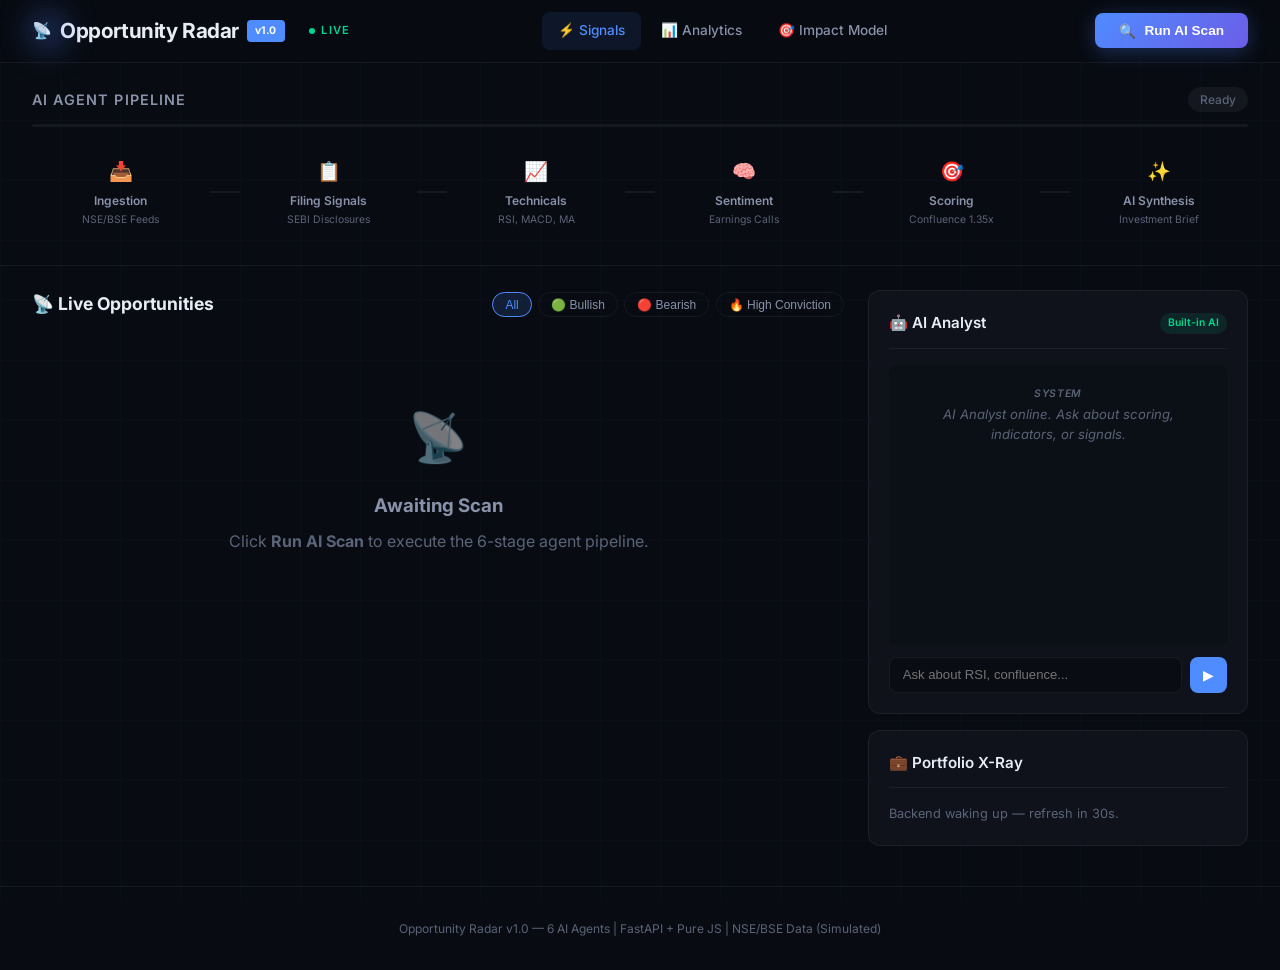
<file: frontend/index.html>
<!DOCTYPE html>
<html lang="en">

<head>
    <meta charset="UTF-8">
    <meta name="viewport" content="width=device-width, initial-scale=1.0">
    <title>Opportunity Radar | AI-Powered Indian Market Intelligence</title>
    <link rel="stylesheet" href="styles.css">
    <link href="https://fonts.googleapis.com/css2?family=Inter:wght@300;400;500;600;700;800&display=swap"
        rel="stylesheet">
</head>

<body>
    <div class="scanline"></div>
    <div class="grid-bg"></div>
    <header id="app-header">
        <div class="header-left">
            <div class="logo">
                <div class="logo-pulse"></div><span class="logo-icon">📡</span>
                <h1>Opportunity Radar</h1><span class="version-badge">v1.0</span>
            </div>
            <div class="live-indicator"><span class="live-dot"></span><span>LIVE</span></div>
        </div>
        <nav id="main-nav">
            <a href="index.html" class="nav-link active"><span class="nav-icon">⚡</span> Signals</a>
            <a href="charts.html" class="nav-link"><span class="nav-icon">📊</span> Analytics</a>
            <a href="impact.html" class="nav-link"><span class="nav-icon">🎯</span> Impact Model</a>
        </nav>
        <button id="scan-btn" class="scan-button"><span class="btn-icon">🔍</span><span>Run AI Scan</span></button>
    </header>
    <section id="pipeline-section">
        <div class="pipeline-header">
            <h2>AI Agent Pipeline</h2><span id="pipeline-status" class="pipeline-status">Ready</span>
        </div>
        <div class="pipeline-track">
            <div class="pipeline-progress" id="pipeline-progress"></div>
        </div>
        <div class="pipeline-stages" id="pipeline-stages">
            <div class="stage" data-stage="ingestion">
                <div class="stage-icon">📥</div>
                <div class="stage-label">Ingestion</div>
                <div class="stage-desc">NSE/BSE Feeds</div>
            </div>
            <div class="stage-connector"></div>
            <div class="stage" data-stage="filing">
                <div class="stage-icon">📋</div>
                <div class="stage-label">Filing Signals</div>
                <div class="stage-desc">SEBI Disclosures</div>
            </div>
            <div class="stage-connector"></div>
            <div class="stage" data-stage="technical">
                <div class="stage-icon">📈</div>
                <div class="stage-label">Technicals</div>
                <div class="stage-desc">RSI, MACD, MA</div>
            </div>
            <div class="stage-connector"></div>
            <div class="stage" data-stage="sentiment">
                <div class="stage-icon">🧠</div>
                <div class="stage-label">Sentiment</div>
                <div class="stage-desc">Earnings Calls</div>
            </div>
            <div class="stage-connector"></div>
            <div class="stage" data-stage="scoring">
                <div class="stage-icon">🎯</div>
                <div class="stage-label">Scoring</div>
                <div class="stage-desc">Confluence 1.35x</div>
            </div>
            <div class="stage-connector"></div>
            <div class="stage" data-stage="synthesis">
                <div class="stage-icon">✨</div>
                <div class="stage-label">AI Synthesis</div>
                <div class="stage-desc">Investment Brief</div>
            </div>
        </div>
    </section>
    <main id="dashboard">
        <div class="dashboard-grid">
            <section id="signals-section">
                <div class="section-header">
                    <h2>📡 Live Opportunities</h2>
                    <div class="filter-pills" id="filter-pills">
                        <button class="pill active" data-filter="all">All</button>
                        <button class="pill" data-filter="BULLISH">🟢 Bullish</button>
                        <button class="pill" data-filter="BEARISH">🔴 Bearish</button>
                        <button class="pill" data-filter="HIGH">🔥 High Conviction</button>
                    </div>
                </div>
                <div id="signals-container">
                    <div class="empty-state">
                        <div class="empty-icon">📡</div>
                        <h3>Awaiting Scan</h3>
                        <p>Click <strong>Run AI Scan</strong> to execute the 6-stage agent pipeline.</p>
                    </div>
                </div>
            </section>
            <aside id="sidebar">
                <div class="glass-card" id="ai-chat-card">
                    <div class="card-header">
                        <h3>🤖 AI Analyst</h3><span class="card-badge">Built-in AI</span>
                    </div>
                    <div id="chat-window">
                        <div class="chat-msg system"><span class="msg-label">System</span>AI Analyst online. Ask about
                            scoring, indicators, or signals.</div>
                    </div>
                    <div class="chat-input-row"><input type="text" id="chat-input"
                            placeholder="Ask about RSI, confluence..." autocomplete="off"><button
                            id="send-btn">▶</button></div>
                </div>
                <div class="glass-card" id="portfolio-card">
                    <div class="card-header">
                        <h3>💼 Portfolio X-Ray</h3>
                    </div>
                    <div id="portfolio-content">
                        <div class="loading-shimmer"></div>
                    </div>
                </div>
            </aside>
        </div>
    </main>
    <div id="signal-modal" class="modal-overlay">
        <div class="modal-container"><button class="modal-close" id="modal-close">&times;</button>
            <div id="modal-body"></div>
        </div>
    </div>
    <footer id="app-footer">
        <p>Opportunity Radar v1.0 — 6 AI Agents | FastAPI + Pure JS | NSE/BSE Data (Simulated)</p>
    </footer>
    <script src="app.js"></script>
</body>

</html>
</file>
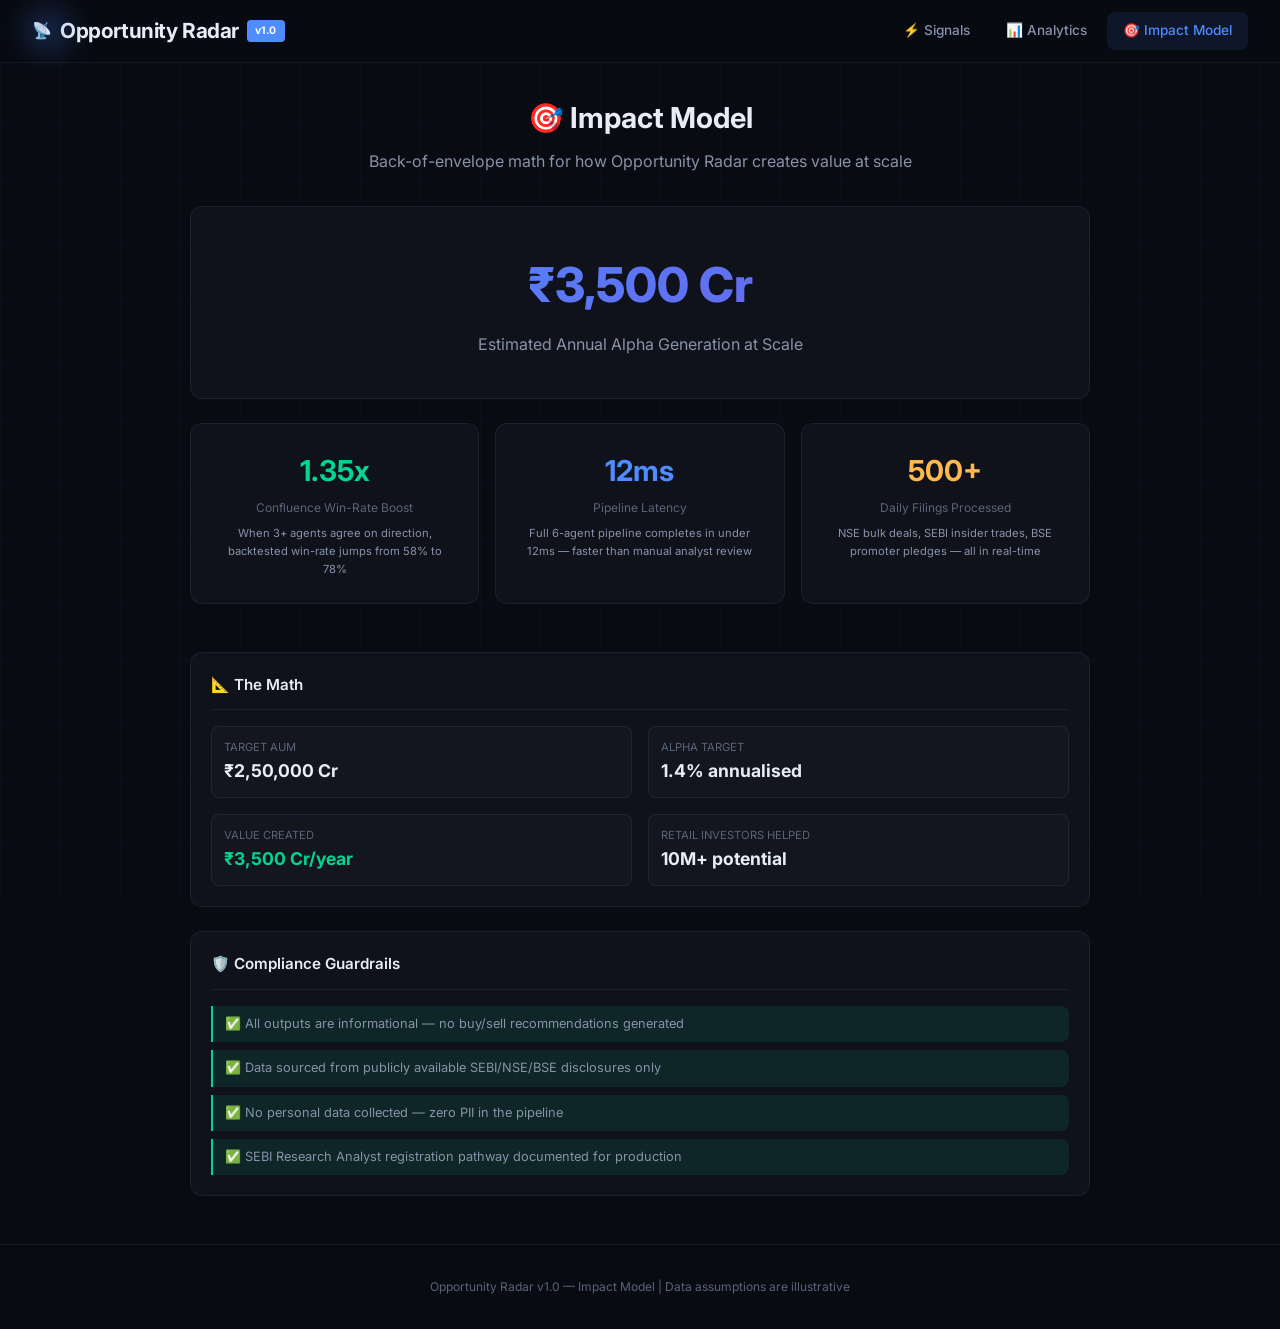
<file: frontend/impact.html>
<!DOCTYPE html>
<html lang="en">

<head>
    <meta charset="UTF-8">
    <meta name="viewport" content="width=device-width, initial-scale=1.0">
    <title>Opportunity Radar | Impact Model</title>
    <link rel="stylesheet" href="styles.css">
    <link href="https://fonts.googleapis.com/css2?family=Inter:wght@300;400;500;600;700;800&display=swap"
        rel="stylesheet">
</head>

<body>
    <div class="scanline"></div>
    <div class="grid-bg"></div>
    <header id="app-header">
        <div class="header-left">
            <div class="logo">
                <div class="logo-pulse"></div><span class="logo-icon">📡</span>
                <h1>Opportunity Radar</h1><span class="version-badge">v1.0</span>
            </div>
        </div>
        <nav id="main-nav">
            <a href="index.html" class="nav-link"><span class="nav-icon">⚡</span> Signals</a>
            <a href="charts.html" class="nav-link"><span class="nav-icon">📊</span> Analytics</a>
            <a href="impact.html" class="nav-link active"><span class="nav-icon">🎯</span> Impact Model</a>
        </nav>
    </header>
    <main id="dashboard" style="padding:2rem;">
        <div style="max-width:900px;margin:0 auto;">
            <h2 style="font-size:1.8rem;text-align:center;margin-bottom:0.5rem;">🎯 Impact Model</h2>
            <p style="text-align:center;color:var(--text-secondary);margin-bottom:2rem;">Back-of-envelope math for how
                Opportunity Radar creates value at scale</p>
            <div class="glass-card" style="text-align:center;padding:2.5rem;margin-bottom:1.5rem;">
                <div
                    style="font-size:3rem;font-weight:800;background:linear-gradient(135deg,var(--accent),#6c5ce7);-webkit-background-clip:text;-webkit-text-fill-color:transparent;">
                    ₹3,500 Cr</div>
                <div style="color:var(--text-secondary);margin-top:0.5rem;">Estimated Annual Alpha Generation at Scale
                </div>
            </div>
            <div style="display:grid;grid-template-columns:repeat(3,1fr);gap:1rem;margin-bottom:2rem;">
                <div class="glass-card" style="text-align:center;padding:1.5rem;">
                    <div style="font-size:1.8rem;font-weight:700;color:var(--green);">1.35x</div>
                    <div style="font-size:0.75rem;color:var(--text-muted);margin-top:0.25rem;">Confluence Win-Rate Boost
                    </div>
                    <p style="font-size:0.7rem;color:var(--text-secondary);margin-top:0.5rem;">When 3+ agents agree on
                        direction, backtested win-rate jumps from 58% to 78%</p>
                </div>
                <div class="glass-card" style="text-align:center;padding:1.5rem;">
                    <div style="font-size:1.8rem;font-weight:700;color:var(--accent);">12ms</div>
                    <div style="font-size:0.75rem;color:var(--text-muted);margin-top:0.25rem;">Pipeline Latency</div>
                    <p style="font-size:0.7rem;color:var(--text-secondary);margin-top:0.5rem;">Full 6-agent pipeline
                        completes in under 12ms — faster than manual analyst review</p>
                </div>
                <div class="glass-card" style="text-align:center;padding:1.5rem;">
                    <div style="font-size:1.8rem;font-weight:700;color:var(--amber);">500+</div>
                    <div style="font-size:0.75rem;color:var(--text-muted);margin-top:0.25rem;">Daily Filings Processed
                    </div>
                    <p style="font-size:0.7rem;color:var(--text-secondary);margin-top:0.5rem;">NSE bulk deals, SEBI
                        insider trades, BSE promoter pledges — all in real-time</p>
                </div>
            </div>
            <div class="glass-card" style="margin-bottom:1.5rem;">
                <div class="card-header">
                    <h3>📐 The Math</h3>
                </div>
                <div style="display:grid;grid-template-columns:1fr 1fr;gap:1rem;">
                    <div
                        style="padding:0.75rem;background:rgba(255,255,255,0.02);border-radius:8px;border:1px solid var(--border);">
                        <div style="font-size:0.7rem;color:var(--text-muted);text-transform:uppercase;">Target AUM</div>
                        <div style="font-size:1.1rem;font-weight:700;">₹2,50,000 Cr</div>
                    </div>
                    <div
                        style="padding:0.75rem;background:rgba(255,255,255,0.02);border-radius:8px;border:1px solid var(--border);">
                        <div style="font-size:0.7rem;color:var(--text-muted);text-transform:uppercase;">Alpha Target
                        </div>
                        <div style="font-size:1.1rem;font-weight:700;">1.4% annualised</div>
                    </div>
                    <div
                        style="padding:0.75rem;background:rgba(255,255,255,0.02);border-radius:8px;border:1px solid var(--border);">
                        <div style="font-size:0.7rem;color:var(--text-muted);text-transform:uppercase;">Value Created
                        </div>
                        <div style="font-size:1.1rem;font-weight:700;color:var(--green);">₹3,500 Cr/year</div>
                    </div>
                    <div
                        style="padding:0.75rem;background:rgba(255,255,255,0.02);border-radius:8px;border:1px solid var(--border);">
                        <div style="font-size:0.7rem;color:var(--text-muted);text-transform:uppercase;">Retail Investors
                            Helped</div>
                        <div style="font-size:1.1rem;font-weight:700;">10M+ potential</div>
                    </div>
                </div>
            </div>
            <div class="glass-card">
                <div class="card-header">
                    <h3>🛡️ Compliance Guardrails</h3>
                </div>
                <div style="display:grid;gap:0.5rem;">
                    <div
                        style="padding:0.5rem 0.75rem;background:var(--green-bg);border-left:2px solid var(--green);border-radius:0 8px 8px 0;font-size:0.8rem;color:var(--text-secondary);">
                        ✅ All outputs are informational — no buy/sell recommendations generated</div>
                    <div
                        style="padding:0.5rem 0.75rem;background:var(--green-bg);border-left:2px solid var(--green);border-radius:0 8px 8px 0;font-size:0.8rem;color:var(--text-secondary);">
                        ✅ Data sourced from publicly available SEBI/NSE/BSE disclosures only</div>
                    <div
                        style="padding:0.5rem 0.75rem;background:var(--green-bg);border-left:2px solid var(--green);border-radius:0 8px 8px 0;font-size:0.8rem;color:var(--text-secondary);">
                        ✅ No personal data collected — zero PII in the pipeline</div>
                    <div
                        style="padding:0.5rem 0.75rem;background:var(--green-bg);border-left:2px solid var(--green);border-radius:0 8px 8px 0;font-size:0.8rem;color:var(--text-secondary);">
                        ✅ SEBI Research Analyst registration pathway documented for production</div>
                </div>
            </div>
        </div>
    </main>
    <footer id="app-footer">
        <p>Opportunity Radar v1.0 — Impact Model | Data assumptions are illustrative</p>
    </footer>
</body>

</html>
</file>
<file: frontend/styles.css>
:root {
    --bg-primary: #080b12;
    --bg-secondary: #0f1219;
    --bg-card: rgba(17, 21, 30, 0.85);
    --bg-card-hover: rgba(25, 30, 42, 0.95);
    --text-primary: #e8ecf4;
    --text-secondary: #8892a8;
    --text-muted: #5a6478;
    --accent: #4f8cff;
    --accent-glow: rgba(79, 140, 255, 0.3);
    --green: #00d68f;
    --green-bg: rgba(0, 214, 143, 0.1);
    --red: #ff5c5c;
    --red-bg: rgba(255, 92, 92, 0.1);
    --amber: #ffb84d;
    --amber-bg: rgba(255, 184, 77, 0.1);
    --border: rgba(255, 255, 255, 0.06);
    --border-hover: rgba(79, 140, 255, 0.3);
    --radius: 12px;
    --radius-sm: 8px;
    --shadow: 0 8px 32px rgba(0, 0, 0, 0.4);
}

* {
    box-sizing: border-box;
    margin: 0;
    padding: 0;
}

html {
    scroll-behavior: smooth;
}

body {
    font-family: 'Inter', -apple-system, BlinkMacSystemFont, sans-serif;
    background: var(--bg-primary);
    color: var(--text-primary);
    line-height: 1.6;
    min-height: 100vh;
    overflow-x: hidden;
}

/* ── Grid Background ──────────────────────────────── */
.grid-bg {
    position: fixed;
    top: 0;
    left: 0;
    width: 100%;
    height: 100%;
    background-image:
        linear-gradient(rgba(79, 140, 255, 0.03) 1px, transparent 1px),
        linear-gradient(90deg, rgba(79, 140, 255, 0.03) 1px, transparent 1px);
    background-size: 60px 60px;
    pointer-events: none;
    z-index: 0;
}

/* ── Scanline ─────────────────────────────────────── */
.scanline {
    width: 100%;
    height: 120px;
    background: linear-gradient(0deg, transparent 0%, rgba(79, 140, 255, 0.06) 50%, transparent 100%);
    position: fixed;
    top: -120px;
    left: 0;
    pointer-events: none;
    z-index: 9999;
    animation: scanline 6s linear infinite;
}

@keyframes scanline {
    0% {
        top: -120px;
    }

    100% {
        top: 100vh;
    }
}

/* ── Header ───────────────────────────────────────── */
#app-header {
    position: sticky;
    top: 0;
    z-index: 100;
    display: flex;
    justify-content: space-between;
    align-items: center;
    padding: 0.75rem 2rem;
    background: rgba(8, 11, 18, 0.9);
    backdrop-filter: blur(20px);
    border-bottom: 1px solid var(--border);
}

.header-left {
    display: flex;
    align-items: center;
    gap: 1.5rem;
}

.logo {
    display: flex;
    align-items: center;
    gap: 0.5rem;
    position: relative;
}

.logo-pulse {
    position: absolute;
    left: -4px;
    top: 50%;
    transform: translateY(-50%);
    width: 40px;
    height: 40px;
    border-radius: 50%;
    background: var(--accent-glow);
    filter: blur(15px);
    animation: pulse 2s ease-in-out infinite;
}

@keyframes pulse {

    0%,
    100% {
        opacity: 0.4;
        transform: translateY(-50%) scale(1);
    }

    50% {
        opacity: 0.8;
        transform: translateY(-50%) scale(1.2);
    }
}

.logo h1 {
    font-size: 1.3rem;
    font-weight: 700;
    letter-spacing: -0.02em;
}

.version-badge {
    background: var(--accent);
    color: white;
    padding: 0.15rem 0.5rem;
    border-radius: 4px;
    font-size: 0.65rem;
    font-weight: 700;
    letter-spacing: 0.05em;
}

.live-indicator {
    display: flex;
    align-items: center;
    gap: 0.4rem;
    font-size: 0.7rem;
    font-weight: 600;
    color: var(--green);
    text-transform: uppercase;
    letter-spacing: 0.1em;
}

.live-dot {
    width: 6px;
    height: 6px;
    background: var(--green);
    border-radius: 50%;
    animation: blink 1.5s infinite;
}

@keyframes blink {

    0%,
    100% {
        opacity: 1;
    }

    50% {
        opacity: 0.3;
    }
}

#main-nav {
    display: flex;
    gap: 0.25rem;
}

.nav-link {
    color: var(--text-secondary);
    text-decoration: none;
    padding: 0.5rem 1rem;
    border-radius: var(--radius-sm);
    font-size: 0.85rem;
    font-weight: 500;
    transition: all 0.2s;
}

.nav-link:hover {
    color: var(--text-primary);
    background: rgba(255, 255, 255, 0.05);
}

.nav-link.active {
    color: var(--accent);
    background: rgba(79, 140, 255, 0.1);
}

.scan-button {
    display: flex;
    align-items: center;
    gap: 0.5rem;
    background: linear-gradient(135deg, var(--accent), #6c5ce7);
    color: white;
    border: none;
    padding: 0.6rem 1.5rem;
    border-radius: var(--radius-sm);
    font-weight: 600;
    font-size: 0.85rem;
    cursor: pointer;
    transition: all 0.3s;
    box-shadow: 0 4px 20px var(--accent-glow);
}

.scan-button:hover {
    transform: translateY(-1px);
    box-shadow: 0 6px 30px var(--accent-glow);
}

.scan-button:disabled {
    opacity: 0.6;
    cursor: not-allowed;
    transform: none;
}

/* ── Pipeline ─────────────────────────────────────── */
#pipeline-section {
    padding: 1.5rem 2rem;
    position: relative;
    z-index: 1;
    border-bottom: 1px solid var(--border);
}

.pipeline-header {
    display: flex;
    justify-content: space-between;
    align-items: center;
    margin-bottom: 0.75rem;
}

.pipeline-header h2 {
    font-size: 0.9rem;
    font-weight: 600;
    color: var(--text-secondary);
    text-transform: uppercase;
    letter-spacing: 0.08em;
}

.pipeline-status {
    font-size: 0.75rem;
    padding: 0.2rem 0.75rem;
    border-radius: 20px;
    background: rgba(255, 255, 255, 0.05);
    color: var(--text-muted);
    font-weight: 500;
}

.pipeline-status.running {
    color: var(--amber);
    background: var(--amber-bg);
}

.pipeline-status.complete {
    color: var(--green);
    background: var(--green-bg);
}

.pipeline-track {
    height: 3px;
    background: var(--border);
    border-radius: 2px;
    margin-bottom: 1rem;
    overflow: hidden;
}

.pipeline-progress {
    height: 100%;
    width: 0%;
    background: linear-gradient(90deg, var(--accent), var(--green));
    border-radius: 2px;
    transition: width 0.5s ease;
}

.pipeline-stages {
    display: flex;
    align-items: center;
    gap: 0;
    justify-content: space-between;
}

.stage {
    flex: 1;
    text-align: center;
    padding: 0.75rem 0.5rem;
    border-radius: var(--radius-sm);
    transition: all 0.3s;
    border: 1px solid transparent;
    cursor: default;
}

.stage-icon {
    font-size: 1.2rem;
    margin-bottom: 0.25rem;
}

.stage-label {
    font-size: 0.75rem;
    font-weight: 600;
    color: var(--text-secondary);
}

.stage-desc {
    font-size: 0.65rem;
    color: var(--text-muted);
    margin-top: 0.1rem;
}

.stage.active {
    background: rgba(79, 140, 255, 0.08);
    border-color: var(--border-hover);
}

.stage.active .stage-label {
    color: var(--accent);
}

.stage.done {
    background: rgba(0, 214, 143, 0.05);
}

.stage.done .stage-label {
    color: var(--green);
}

.stage-connector {
    width: 30px;
    height: 2px;
    background: var(--border);
    flex-shrink: 0;
}

/* ── Dashboard Grid ───────────────────────────────── */
#dashboard {
    padding: 1.5rem 2rem;
    position: relative;
    z-index: 1;
}

.dashboard-grid {
    display: grid;
    grid-template-columns: 1fr 380px;
    gap: 1.5rem;
}

/* ── Section Headers ──────────────────────────────── */
.section-header {
    display: flex;
    justify-content: space-between;
    align-items: center;
    margin-bottom: 1rem;
    flex-wrap: wrap;
    gap: 0.75rem;
}

.section-header h2 {
    font-size: 1.1rem;
    font-weight: 700;
}

/* ── Filter Pills ────────────────────────────────── */
.filter-pills {
    display: flex;
    gap: 0.4rem;
}

.pill {
    padding: 0.3rem 0.75rem;
    border-radius: 20px;
    border: 1px solid var(--border);
    background: transparent;
    color: var(--text-secondary);
    font-size: 0.75rem;
    font-weight: 500;
    cursor: pointer;
    transition: all 0.2s;
}

.pill:hover {
    border-color: var(--text-muted);
    color: var(--text-primary);
}

.pill.active {
    background: rgba(79, 140, 255, 0.15);
    border-color: var(--accent);
    color: var(--accent);
}

/* ── Empty State ──────────────────────────────────── */
.empty-state {
    text-align: center;
    padding: 4rem 2rem;
    color: var(--text-muted);
}

.empty-icon {
    font-size: 3rem;
    margin-bottom: 1rem;
    opacity: 0.5;
}

.empty-state h3 {
    color: var(--text-secondary);
    margin-bottom: 0.5rem;
}

/* ── Signal Cards ─────────────────────────────────── */
.signal-card {
    background: var(--bg-card);
    border: 1px solid var(--border);
    border-radius: var(--radius);
    padding: 1.25rem;
    margin-bottom: 0.75rem;
    cursor: pointer;
    transition: all 0.25s;
    position: relative;
    overflow: hidden;
}

.signal-card::before {
    content: '';
    position: absolute;
    top: 0;
    left: 0;
    width: 3px;
    height: 100%;
    border-radius: 3px 0 0 3px;
}

.signal-card.bullish::before {
    background: var(--green);
}

.signal-card.bearish::before {
    background: var(--red);
}

.signal-card.neutral::before {
    background: var(--text-muted);
}

.signal-card:hover {
    background: var(--bg-card-hover);
    border-color: var(--border-hover);
    transform: translateY(-2px);
    box-shadow: var(--shadow);
}

.card-top {
    display: flex;
    justify-content: space-between;
    align-items: flex-start;
    margin-bottom: 0.75rem;
}

.card-symbol {
    font-size: 1.15rem;
    font-weight: 700;
}

.card-company {
    font-size: 0.8rem;
    color: var(--text-secondary);
    margin-top: 0.1rem;
}

.card-sector {
    font-size: 0.7rem;
    color: var(--text-muted);
}

.card-score-wrap {
    text-align: right;
}

.card-score {
    font-size: 1.8rem;
    font-weight: 800;
    background: linear-gradient(135deg, var(--accent), #6c5ce7);
    -webkit-background-clip: text;
    -webkit-text-fill-color: transparent;
    line-height: 1;
}

.card-score-label {
    font-size: 0.6rem;
    color: var(--text-muted);
    text-transform: uppercase;
    letter-spacing: 0.08em;
}

.card-tags {
    display: flex;
    gap: 0.4rem;
    flex-wrap: wrap;
    margin-bottom: 0.75rem;
}

.tag {
    padding: 0.2rem 0.6rem;
    border-radius: 20px;
    font-size: 0.7rem;
    font-weight: 600;
}

.tag.bullish {
    color: var(--green);
    background: var(--green-bg);
    border: 1px solid rgba(0, 214, 143, 0.15);
}

.tag.bearish {
    color: var(--red);
    background: var(--red-bg);
    border: 1px solid rgba(255, 92, 92, 0.15);
}

.tag.neutral {
    color: var(--text-muted);
    background: rgba(255, 255, 255, 0.05);
    border: 1px solid var(--border);
}

.tag.confluence {
    color: var(--amber);
    background: var(--amber-bg);
    border: 1px solid rgba(255, 184, 77, 0.15);
}

.tag.conviction {
    color: var(--accent);
    background: rgba(79, 140, 255, 0.1);
    border: 1px solid rgba(79, 140, 255, 0.15);
}

.card-metrics {
    display: grid;
    grid-template-columns: repeat(3, 1fr);
    gap: 0.5rem;
    margin-bottom: 0.75rem;
}

.metric {
    text-align: center;
    padding: 0.4rem;
    background: rgba(255, 255, 255, 0.02);
    border-radius: var(--radius-sm);
}

.metric-value {
    font-size: 0.85rem;
    font-weight: 700;
    color: var(--text-primary);
}

.metric-label {
    font-size: 0.6rem;
    color: var(--text-muted);
    text-transform: uppercase;
    letter-spacing: 0.05em;
}

.card-brief {
    font-size: 0.8rem;
    color: var(--text-secondary);
    line-height: 1.5;
    border-top: 1px solid var(--border);
    padding-top: 0.75rem;
}

.card-time {
    font-size: 0.65rem;
    color: var(--text-muted);
    margin-top: 0.5rem;
}

/* ── Glass Cards (Sidebar) ────────────────────────── */
.glass-card {
    background: var(--bg-card);
    border: 1px solid var(--border);
    border-radius: var(--radius);
    padding: 1.25rem;
    margin-bottom: 1rem;
    backdrop-filter: blur(10px);
}

.card-header {
    display: flex;
    justify-content: space-between;
    align-items: center;
    margin-bottom: 1rem;
    padding-bottom: 0.75rem;
    border-bottom: 1px solid var(--border);
}

.card-header h3 {
    font-size: 0.95rem;
    font-weight: 600;
}

.card-badge {
    font-size: 0.65rem;
    padding: 0.15rem 0.5rem;
    border-radius: 20px;
    background: var(--green-bg);
    color: var(--green);
    font-weight: 600;
}

/* ── Chat ─────────────────────────────────────────── */
#chat-window {
    height: 280px;
    overflow-y: auto;
    display: flex;
    flex-direction: column;
    gap: 0.5rem;
    margin-bottom: 0.75rem;
    padding: 0.75rem;
    background: rgba(0, 0, 0, 0.2);
    border-radius: var(--radius-sm);
}

.chat-msg {
    padding: 0.6rem 0.8rem;
    border-radius: var(--radius-sm);
    font-size: 0.82rem;
    max-width: 90%;
    line-height: 1.5;
    animation: fadeIn 0.3s ease;
}

@keyframes fadeIn {
    from {
        opacity: 0;
        transform: translateY(5px);
    }

    to {
        opacity: 1;
        transform: translateY(0);
    }
}

.chat-msg.system {
    color: var(--text-muted);
    font-style: italic;
    text-align: center;
    align-self: center;
    background: transparent;
}

.msg-label {
    display: block;
    font-size: 0.65rem;
    font-weight: 600;
    text-transform: uppercase;
    letter-spacing: 0.05em;
    margin-bottom: 0.2rem;
    color: var(--text-muted);
}

.chat-msg.user {
    background: linear-gradient(135deg, var(--accent), #6c5ce7);
    align-self: flex-end;
    color: white;
    border-bottom-right-radius: 2px;
}

.chat-msg.ai {
    background: rgba(255, 255, 255, 0.05);
    align-self: flex-start;
    border-bottom-left-radius: 2px;
}

.chat-input-row {
    display: flex;
    gap: 0.5rem;
}

.chat-input-row input {
    flex: 1;
    padding: 0.6rem 0.8rem;
    border-radius: var(--radius-sm);
    border: 1px solid var(--border);
    background: rgba(0, 0, 0, 0.3);
    color: var(--text-primary);
    font-size: 0.82rem;
    outline: none;
    transition: border-color 0.2s;
}

.chat-input-row input:focus {
    border-color: var(--accent);
}

.chat-input-row button {
    padding: 0.6rem 0.8rem;
    border-radius: var(--radius-sm);
    border: none;
    background: var(--accent);
    color: white;
    cursor: pointer;
    font-size: 0.85rem;
    transition: all 0.2s;
}

.chat-input-row button:hover {
    background: #3a7ae8;
}

/* ── Portfolio ────────────────────────────────────── */
.portfolio-holding {
    display: flex;
    justify-content: space-between;
    align-items: center;
    padding: 0.5rem 0;
    border-bottom: 1px solid var(--border);
}

.portfolio-holding:last-child {
    border-bottom: none;
}

.holding-name {
    font-size: 0.82rem;
    font-weight: 600;
}

.holding-sector {
    font-size: 0.65rem;
    color: var(--text-muted);
}

.holding-stats {
    text-align: right;
}

.holding-weight {
    font-size: 0.82rem;
    font-weight: 600;
}

.holding-return {
    font-size: 0.7rem;
}

.holding-return.positive {
    color: var(--green);
}

.holding-return.negative {
    color: var(--red);
}

.portfolio-summary {
    margin-top: 1rem;
    padding: 0.75rem;
    background: rgba(79, 140, 255, 0.05);
    border-radius: var(--radius-sm);
    border: 1px solid rgba(79, 140, 255, 0.1);
}

.portfolio-summary p {
    font-size: 0.78rem;
    color: var(--text-secondary);
    margin-bottom: 0.3rem;
}

.portfolio-warning {
    margin-top: 0.75rem;
    padding: 0.5rem 0.75rem;
    background: var(--red-bg);
    border-left: 2px solid var(--red);
    border-radius: 0 var(--radius-sm) var(--radius-sm) 0;
    font-size: 0.75rem;
    color: var(--text-secondary);
}

.portfolio-rec {
    margin-top: 0.5rem;
    padding: 0.5rem 0.75rem;
    background: var(--green-bg);
    border-left: 2px solid var(--green);
    border-radius: 0 var(--radius-sm) var(--radius-sm) 0;
    font-size: 0.75rem;
    color: var(--text-secondary);
}

/* ── Loading Shimmer ──────────────────────────────── */
.loading-shimmer {
    height: 100px;
    background: linear-gradient(90deg, var(--bg-secondary) 25%, rgba(255, 255, 255, 0.03) 50%, var(--bg-secondary) 75%);
    background-size: 200% 100%;
    animation: shimmer 1.5s infinite;
    border-radius: var(--radius-sm);
}

@keyframes shimmer {
    0% {
        background-position: 200% 0;
    }

    100% {
        background-position: -200% 0;
    }
}

/* ── Modal ────────────────────────────────────────── */
.modal-overlay {
    display: none;
    position: fixed;
    inset: 0;
    background: rgba(0, 0, 0, 0.7);
    backdrop-filter: blur(8px);
    z-index: 1000;
    justify-content: center;
    align-items: center;
    animation: fadeIn 0.2s ease;
}

.modal-container {
    background: var(--bg-secondary);
    border: 1px solid var(--border);
    border-radius: var(--radius);
    width: 600px;
    max-width: 92vw;
    max-height: 85vh;
    overflow-y: auto;
    padding: 2rem;
    position: relative;
    box-shadow: 0 24px 64px rgba(0, 0, 0, 0.5);
}

.modal-close {
    position: absolute;
    top: 1rem;
    right: 1rem;
    background: rgba(255, 255, 255, 0.05);
    border: 1px solid var(--border);
    color: var(--text-secondary);
    font-size: 1.2rem;
    width: 32px;
    height: 32px;
    border-radius: 50%;
    cursor: pointer;
    display: flex;
    align-items: center;
    justify-content: center;
    transition: all 0.2s;
}

.modal-close:hover {
    background: var(--red-bg);
    color: var(--red);
    border-color: rgba(255, 92, 92, 0.2);
}

.modal-header {
    margin-bottom: 1.5rem;
}

.modal-symbol {
    font-size: 1.5rem;
    font-weight: 800;
}

.modal-company {
    font-size: 0.9rem;
    color: var(--text-secondary);
}

.modal-grid {
    display: grid;
    grid-template-columns: 1fr 1fr;
    gap: 0.75rem;
    margin: 1rem 0;
}

.modal-stat {
    padding: 0.75rem;
    background: rgba(255, 255, 255, 0.02);
    border-radius: var(--radius-sm);
    border: 1px solid var(--border);
}

.modal-stat-label {
    font-size: 0.65rem;
    color: var(--text-muted);
    text-transform: uppercase;
    letter-spacing: 0.05em;
}

.modal-stat-value {
    font-size: 1rem;
    font-weight: 700;
    margin-top: 0.2rem;
}

.modal-signals {
    margin: 1.5rem 0;
}

.modal-signals h4 {
    font-size: 0.85rem;
    font-weight: 600;
    margin-bottom: 0.75rem;
    color: var(--text-secondary);
}

.modal-signal-item {
    padding: 0.6rem 0.8rem;
    background: rgba(0, 0, 0, 0.2);
    border-radius: var(--radius-sm);
    margin-bottom: 0.4rem;
    font-size: 0.82rem;
    border-left: 2px solid var(--accent);
    color: var(--text-secondary);
}

.modal-brief {
    padding: 1rem;
    background: rgba(79, 140, 255, 0.05);
    border: 1px solid rgba(79, 140, 255, 0.1);
    border-radius: var(--radius-sm);
    font-size: 0.85rem;
    color: var(--text-secondary);
    line-height: 1.7;
}

/* ── Footer ───────────────────────────────────────── */
#app-footer {
    text-align: center;
    padding: 2rem;
    color: var(--text-muted);
    font-size: 0.75rem;
    border-top: 1px solid var(--border);
    position: relative;
    z-index: 1;
}

/* ── Responsive ───────────────────────────────────── */
@media (max-width: 900px) {
    .dashboard-grid {
        grid-template-columns: 1fr;
    }

    .pipeline-stages {
        flex-wrap: wrap;
    }

    .stage-connector {
        display: none;
    }

    .stage {
        flex: 0 0 30%;
    }

    #app-header {
        flex-wrap: wrap;
        gap: 0.5rem;
        padding: 0.5rem 1rem;
    }

    .card-metrics {
        grid-template-columns: repeat(2, 1fr);
    }

    .filter-pills {
        flex-wrap: wrap;
    }
}
</file>
